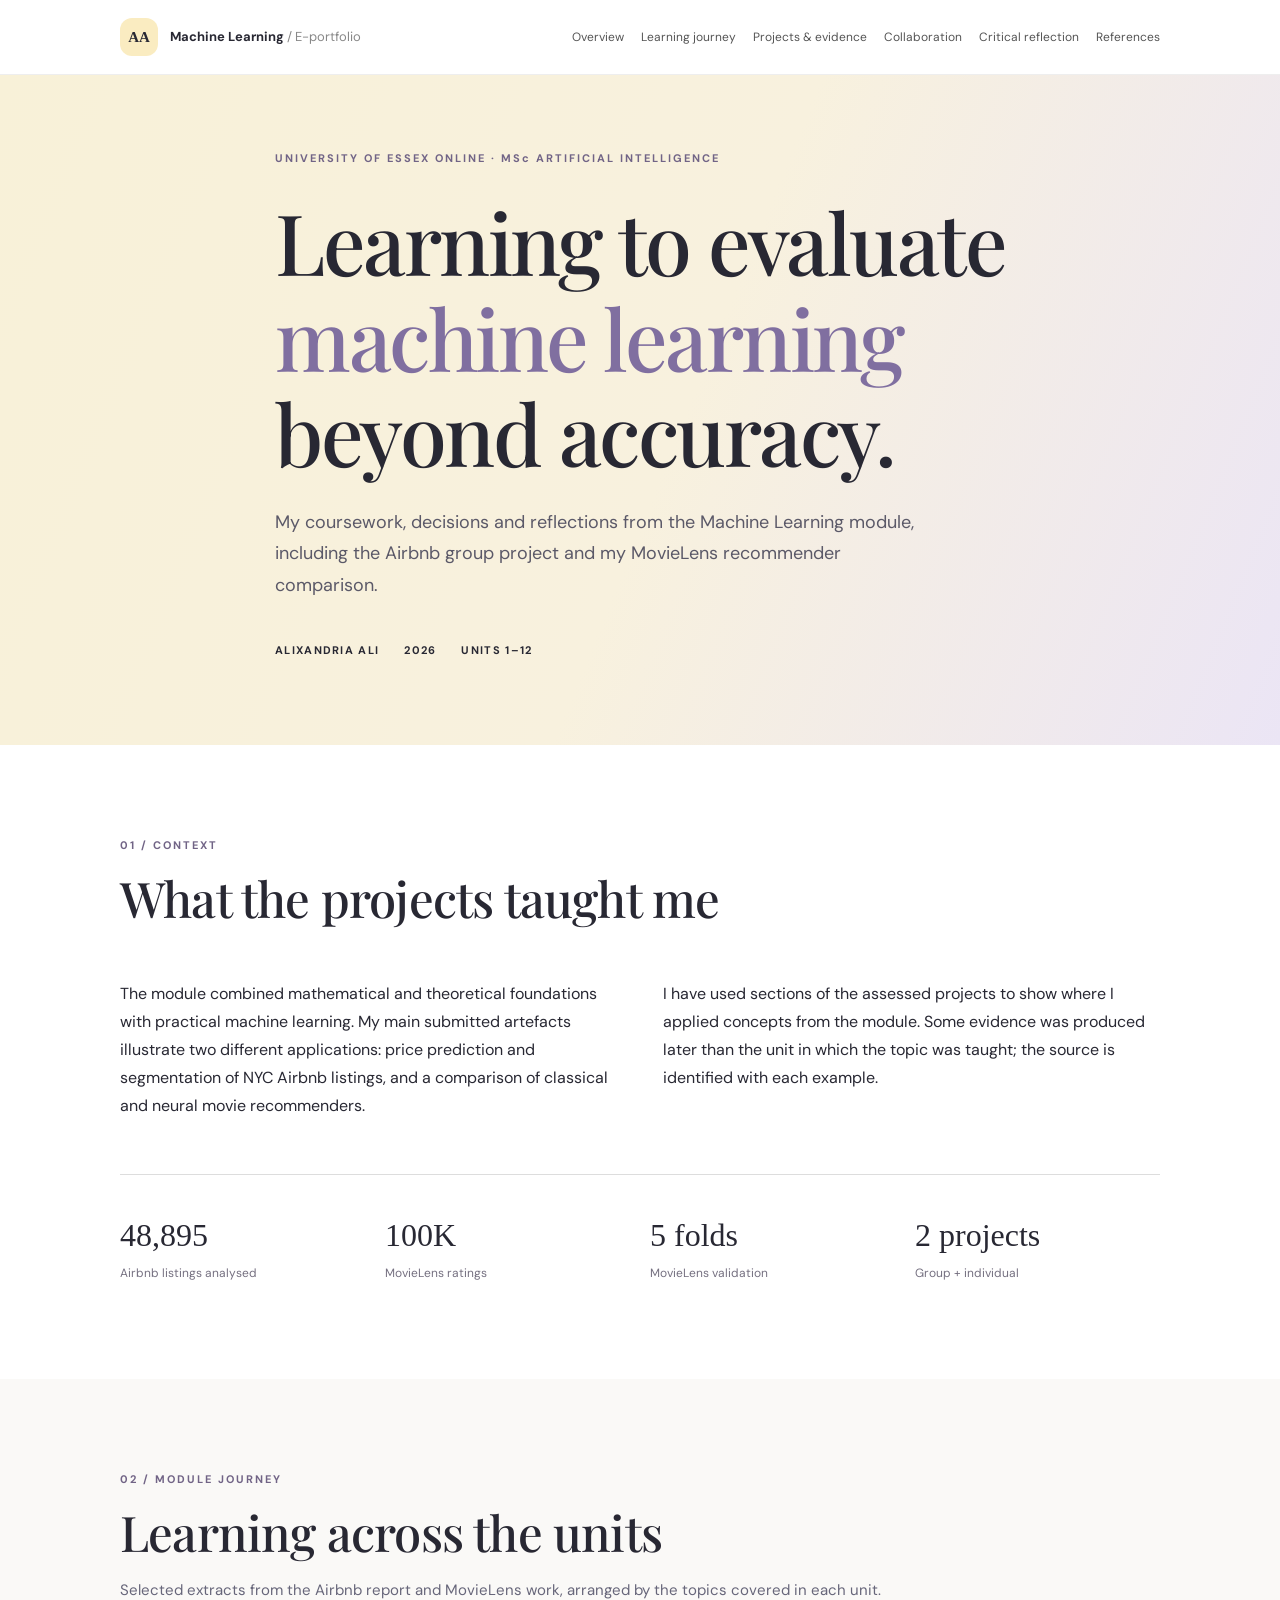
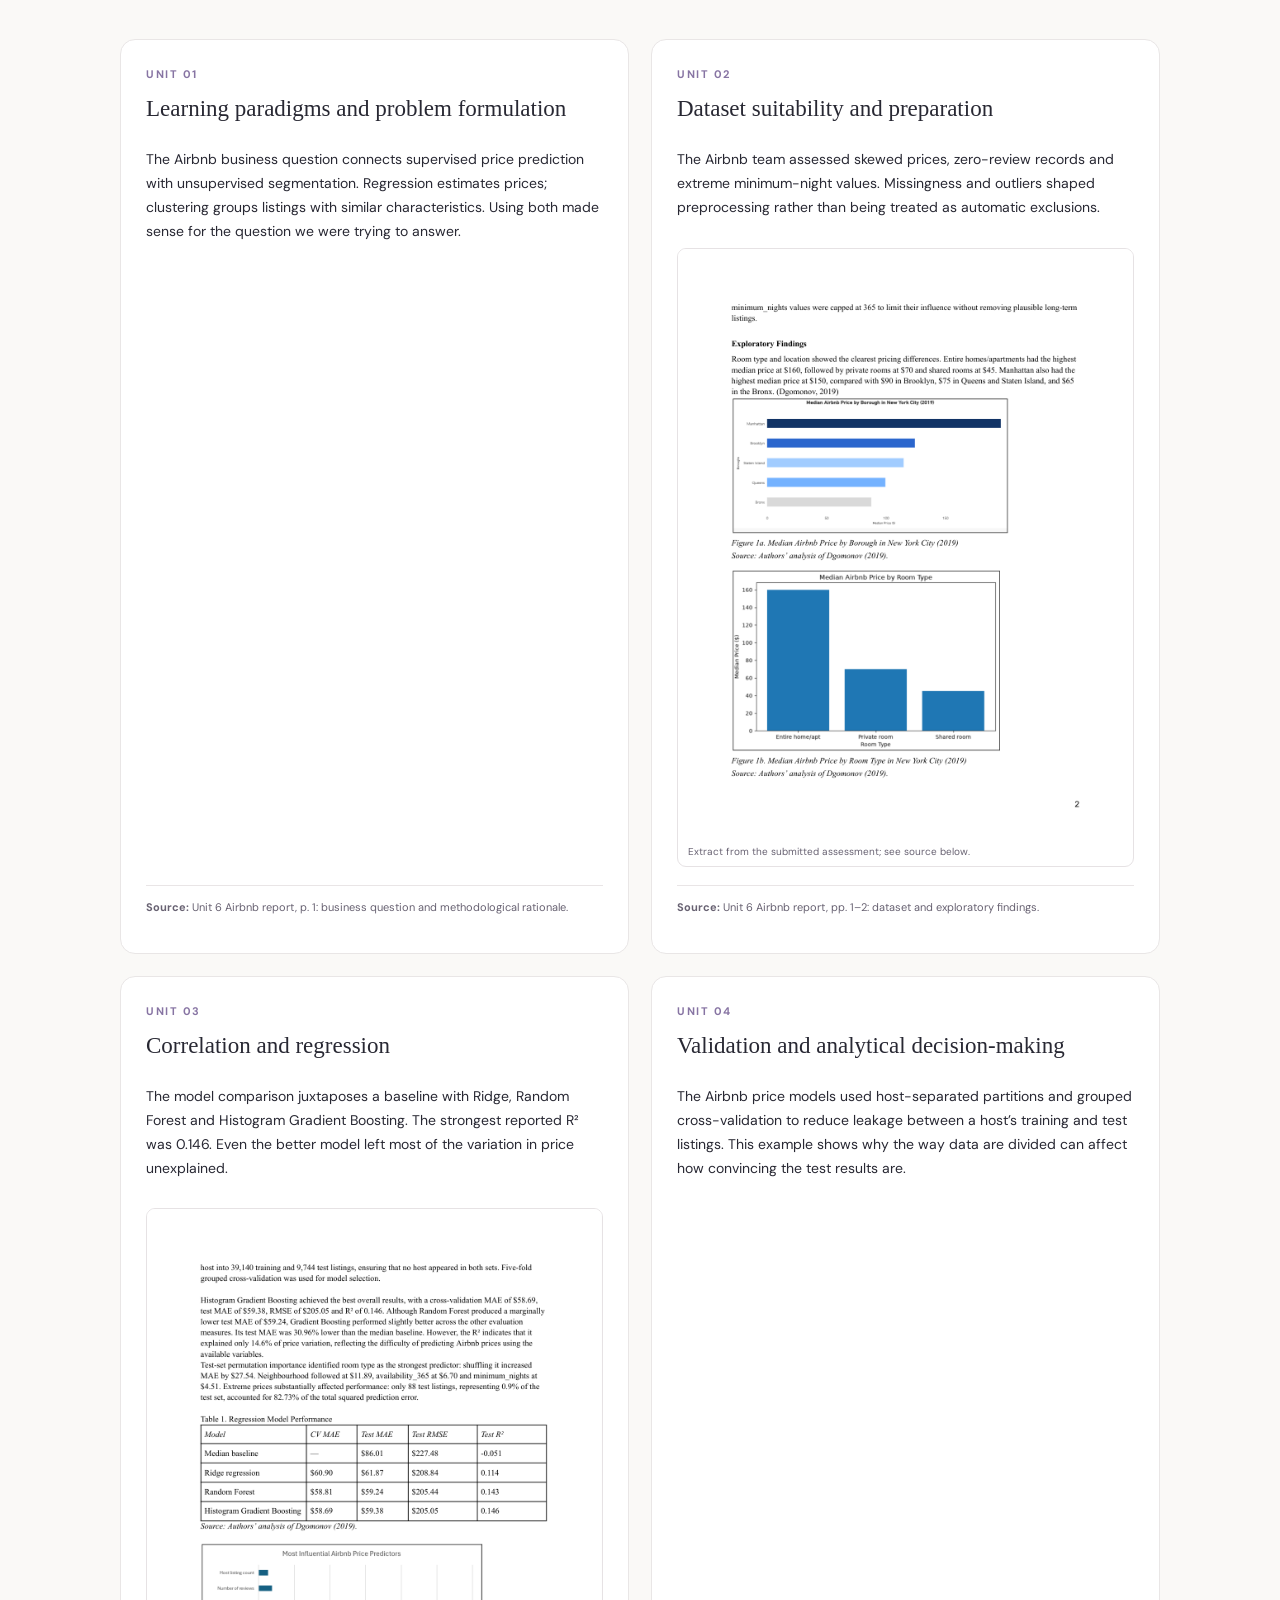
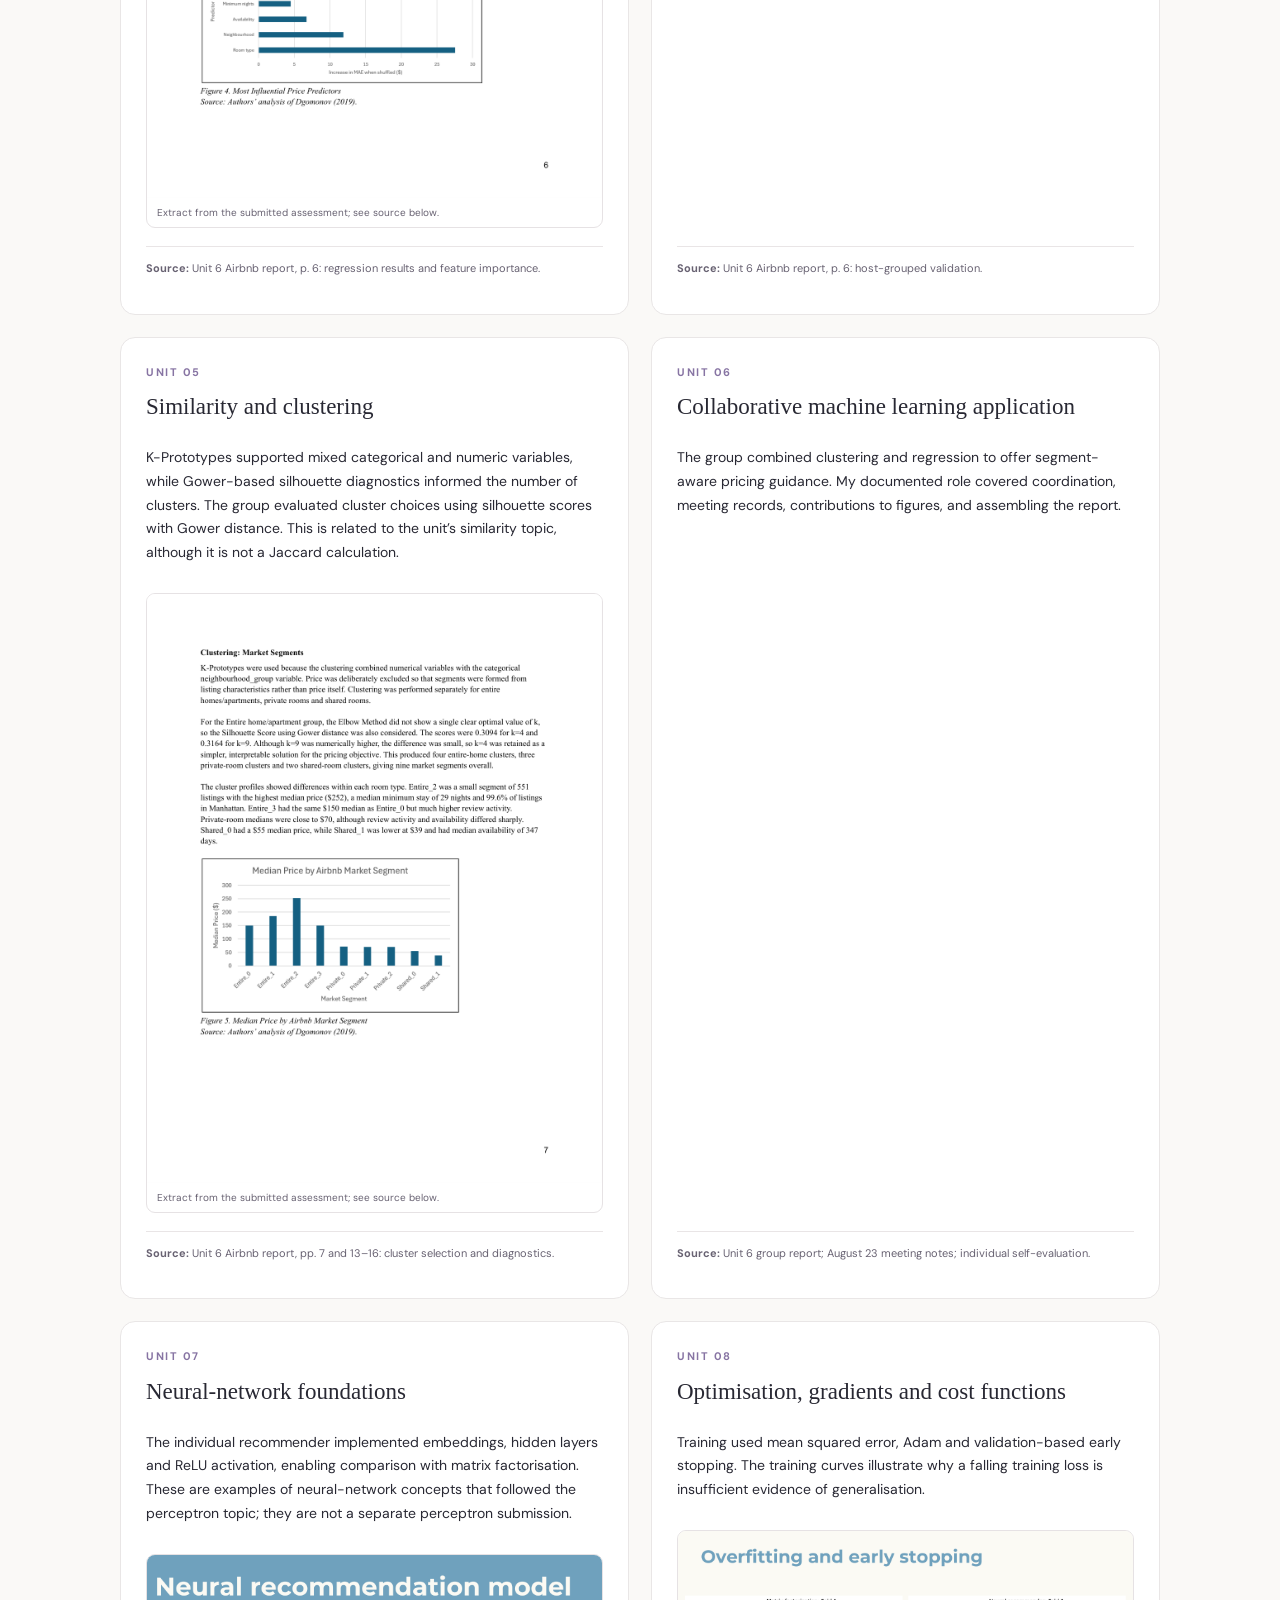
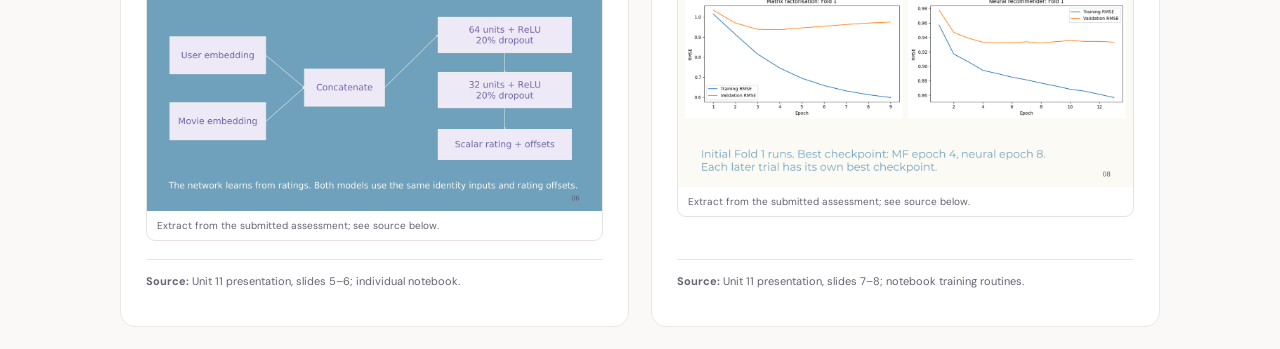
<file: index.html>
<!DOCTYPE html>
<html lang="en">
<head>
  <meta charset="UTF-8">
  <meta name="viewport" content="width=device-width, initial-scale=1">
  <meta http-equiv="refresh" content="0; url=ml-eportfolio/">
  <title>Machine Learning E-Portfolio</title>
</head>
<body>
  <p>
    <a href="ml-eportfolio/">Open my Machine Learning E-Portfolio</a>
  </p>
</body>
</html>
</file>
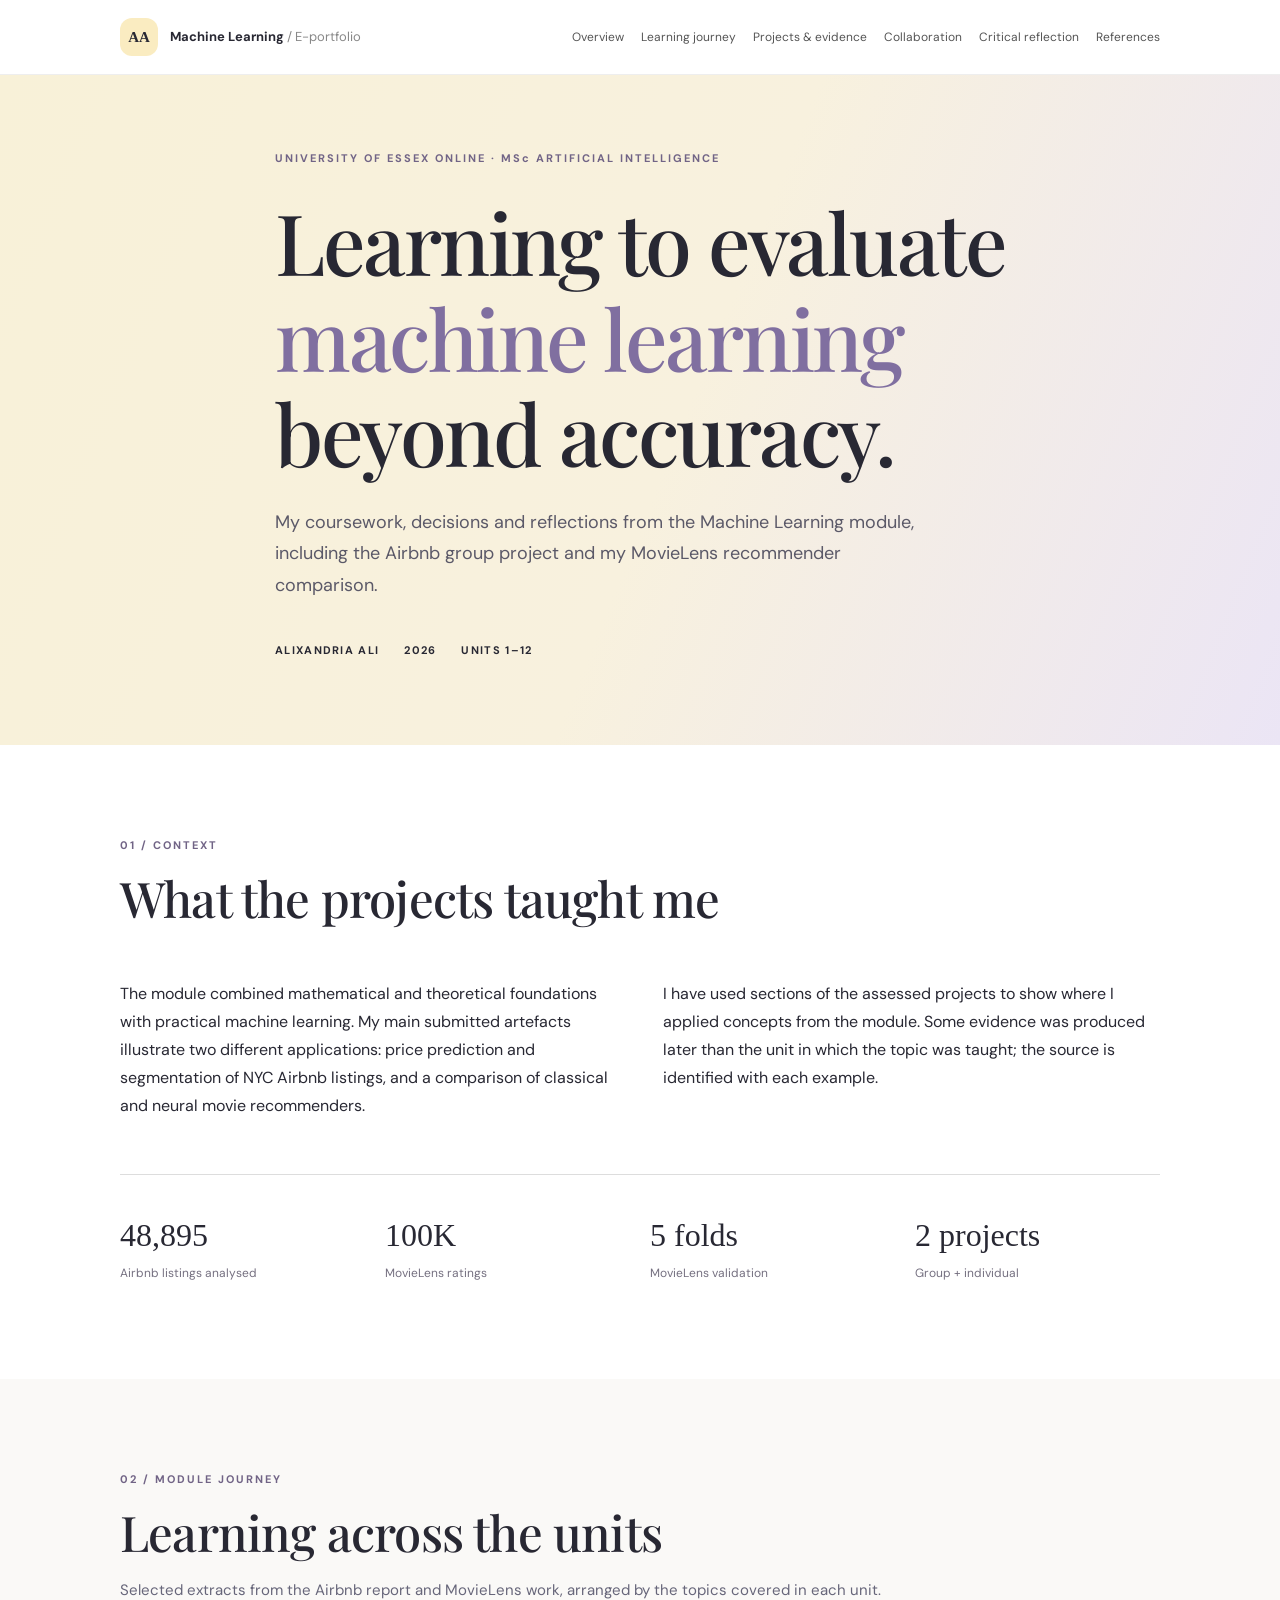
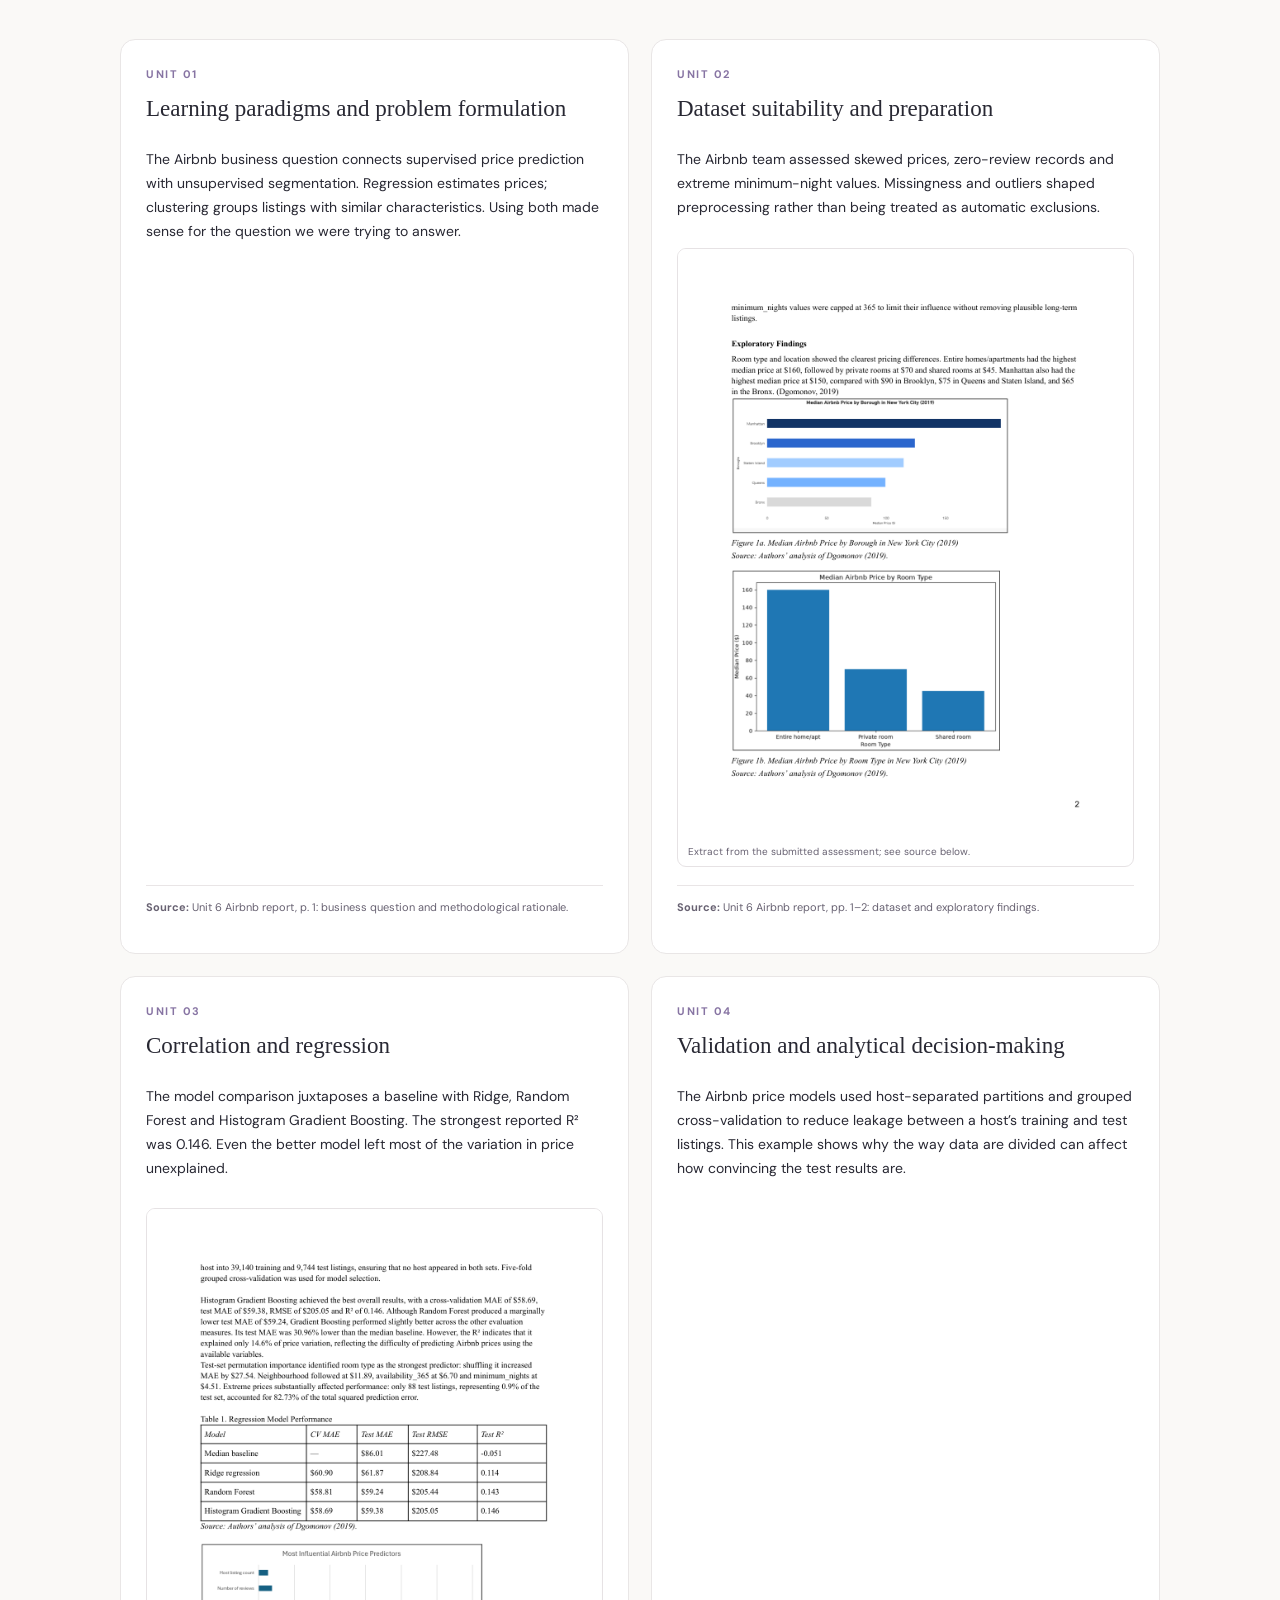
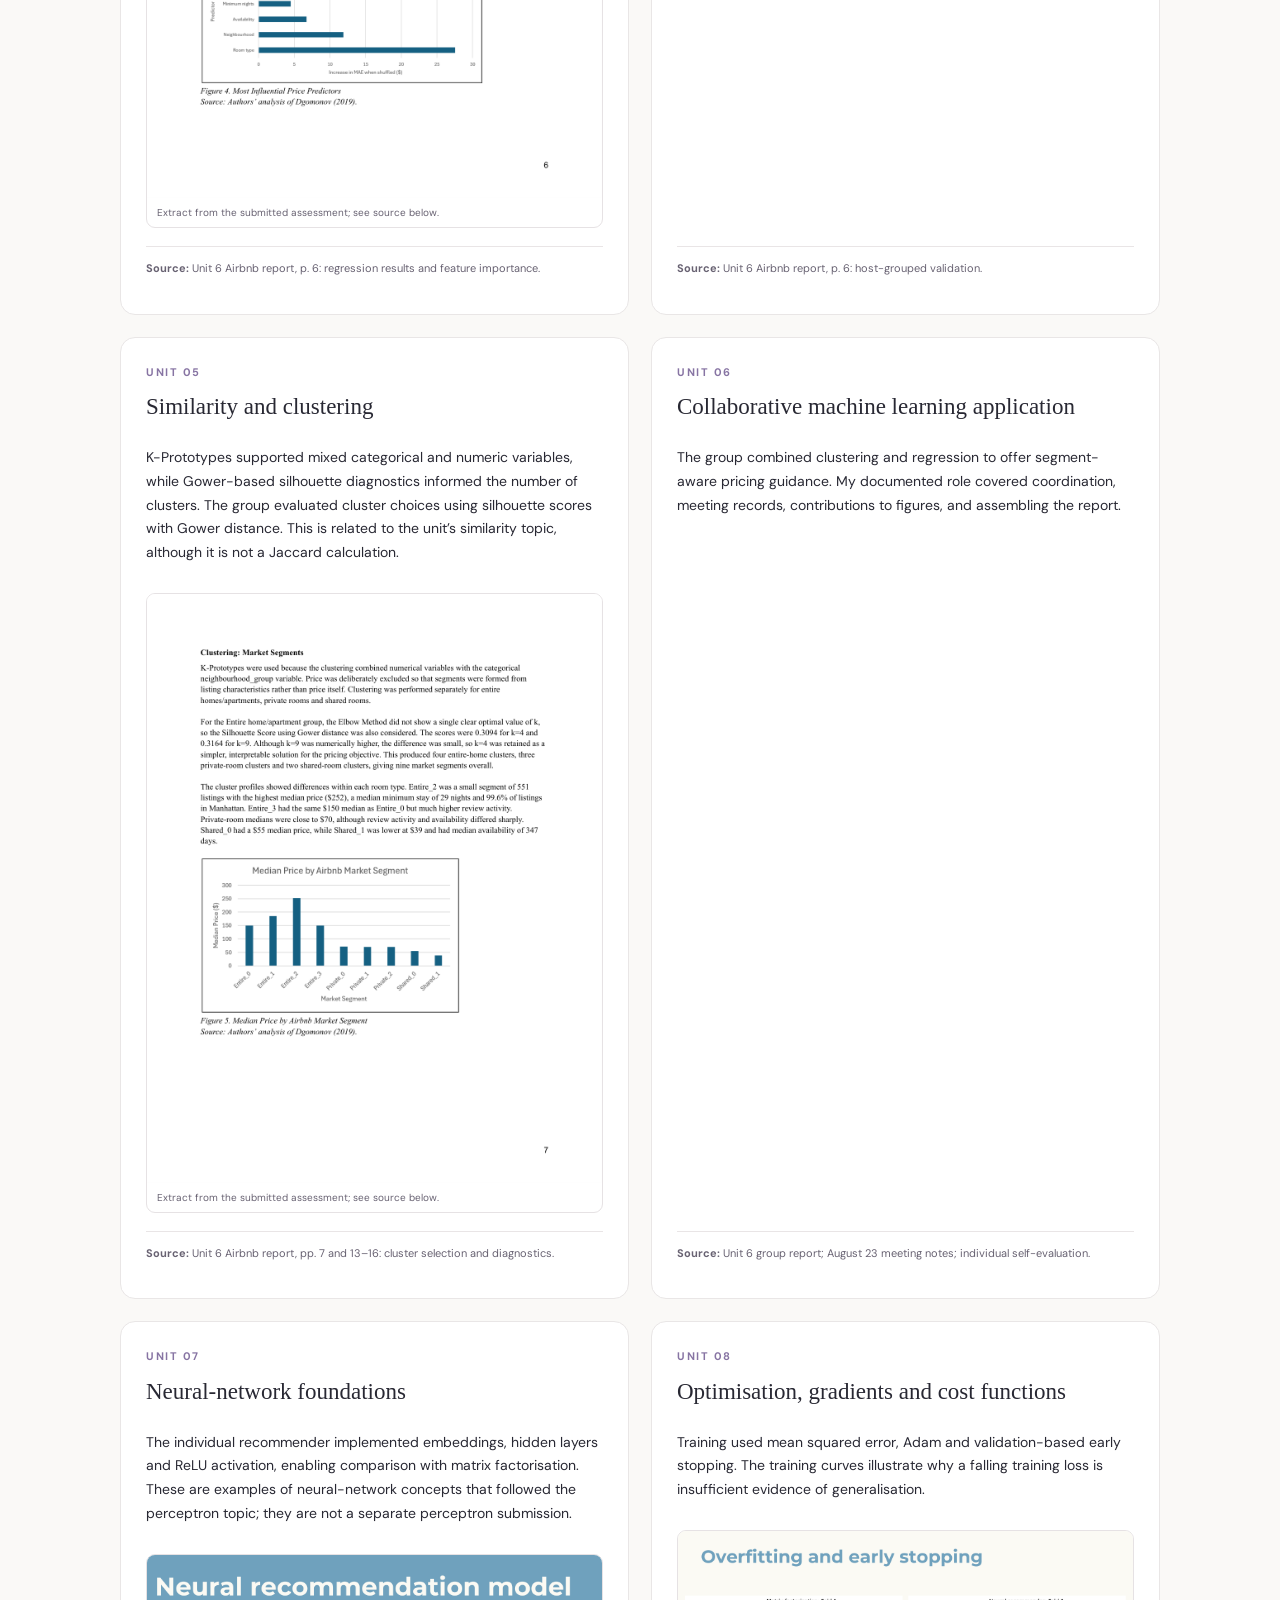
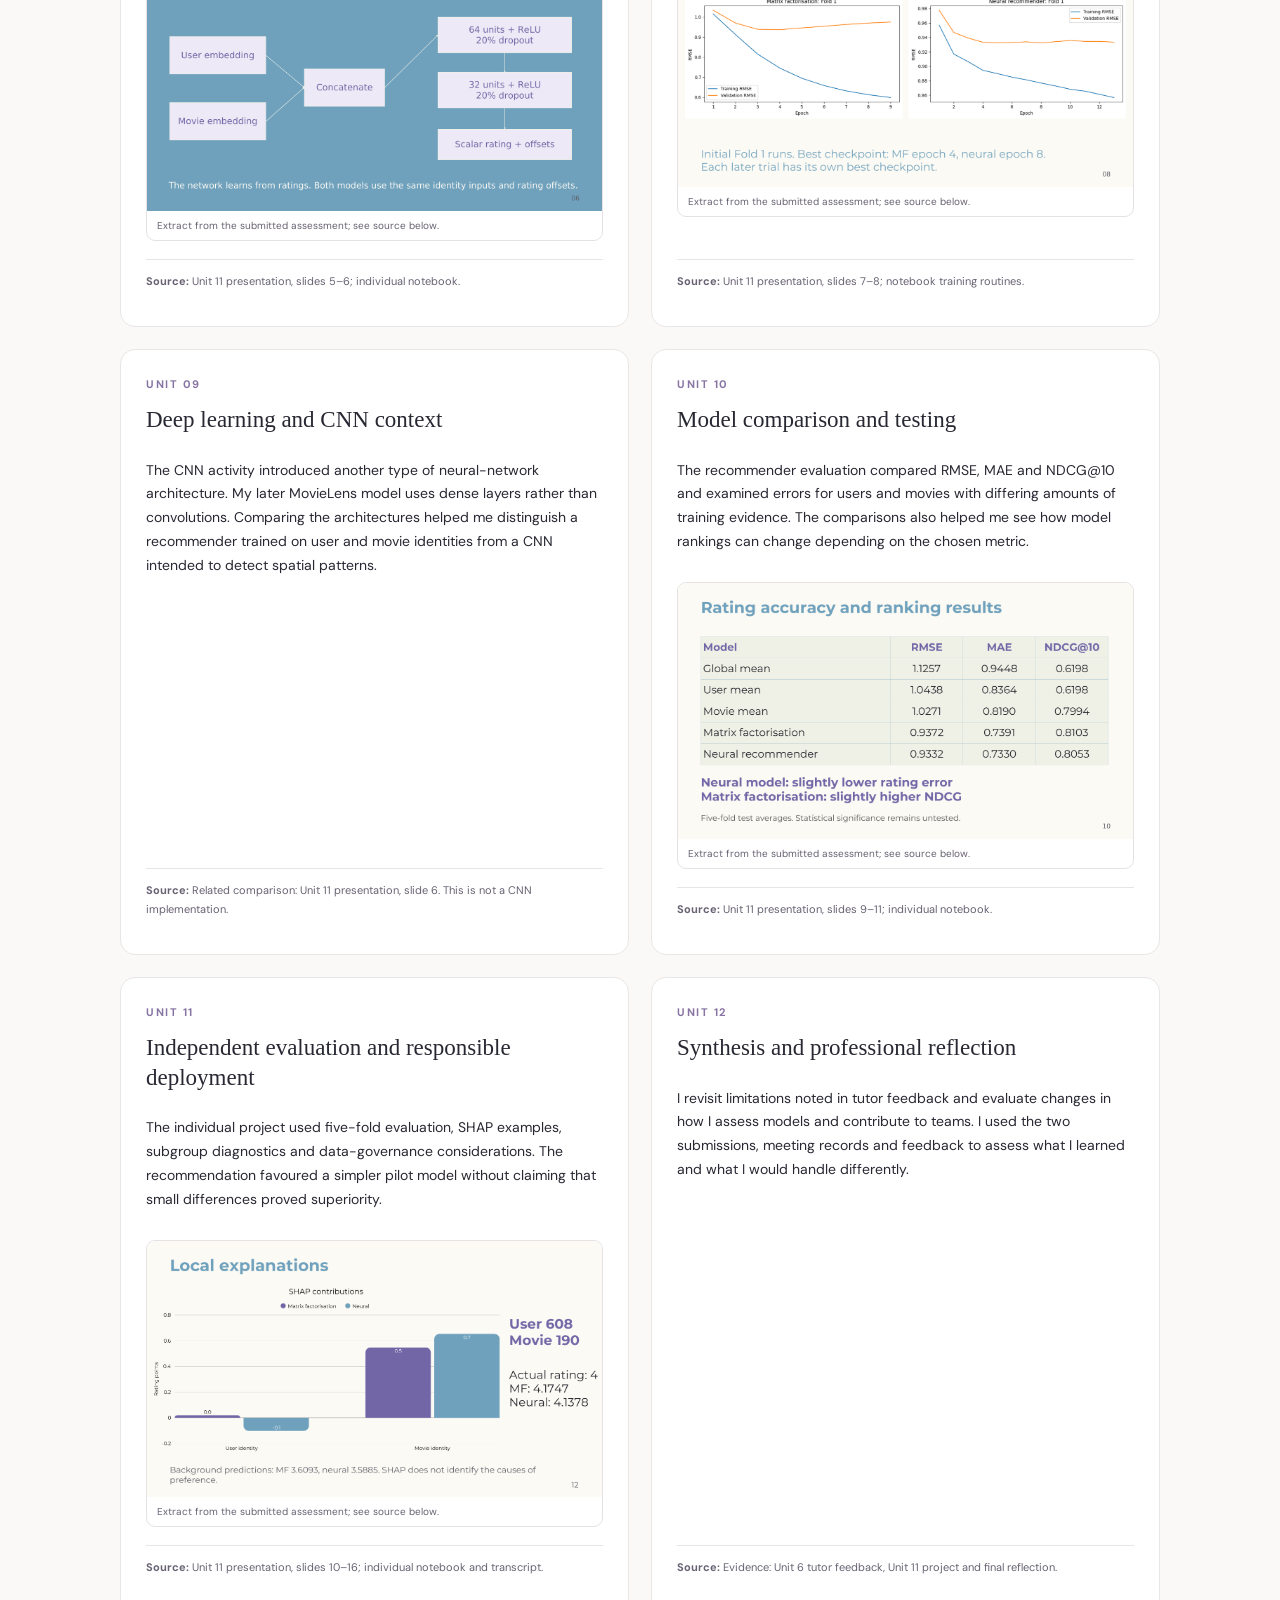
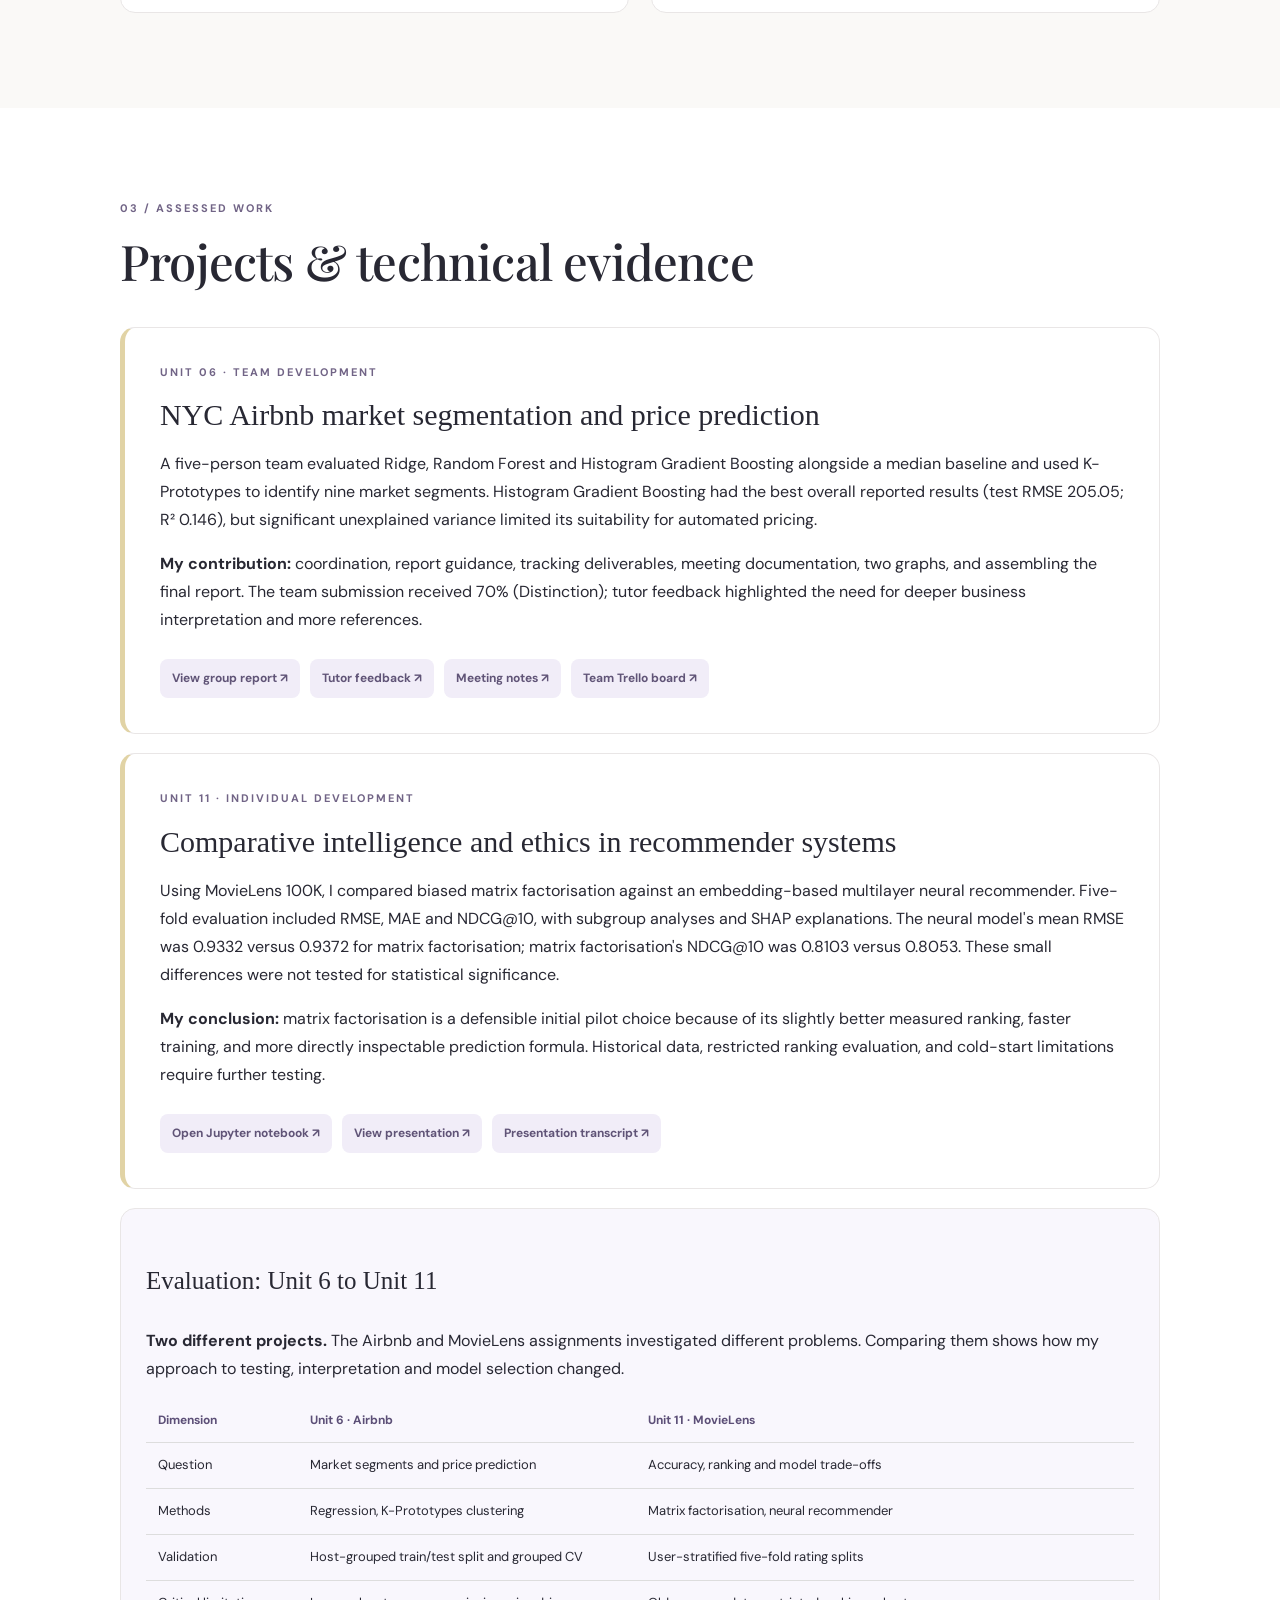
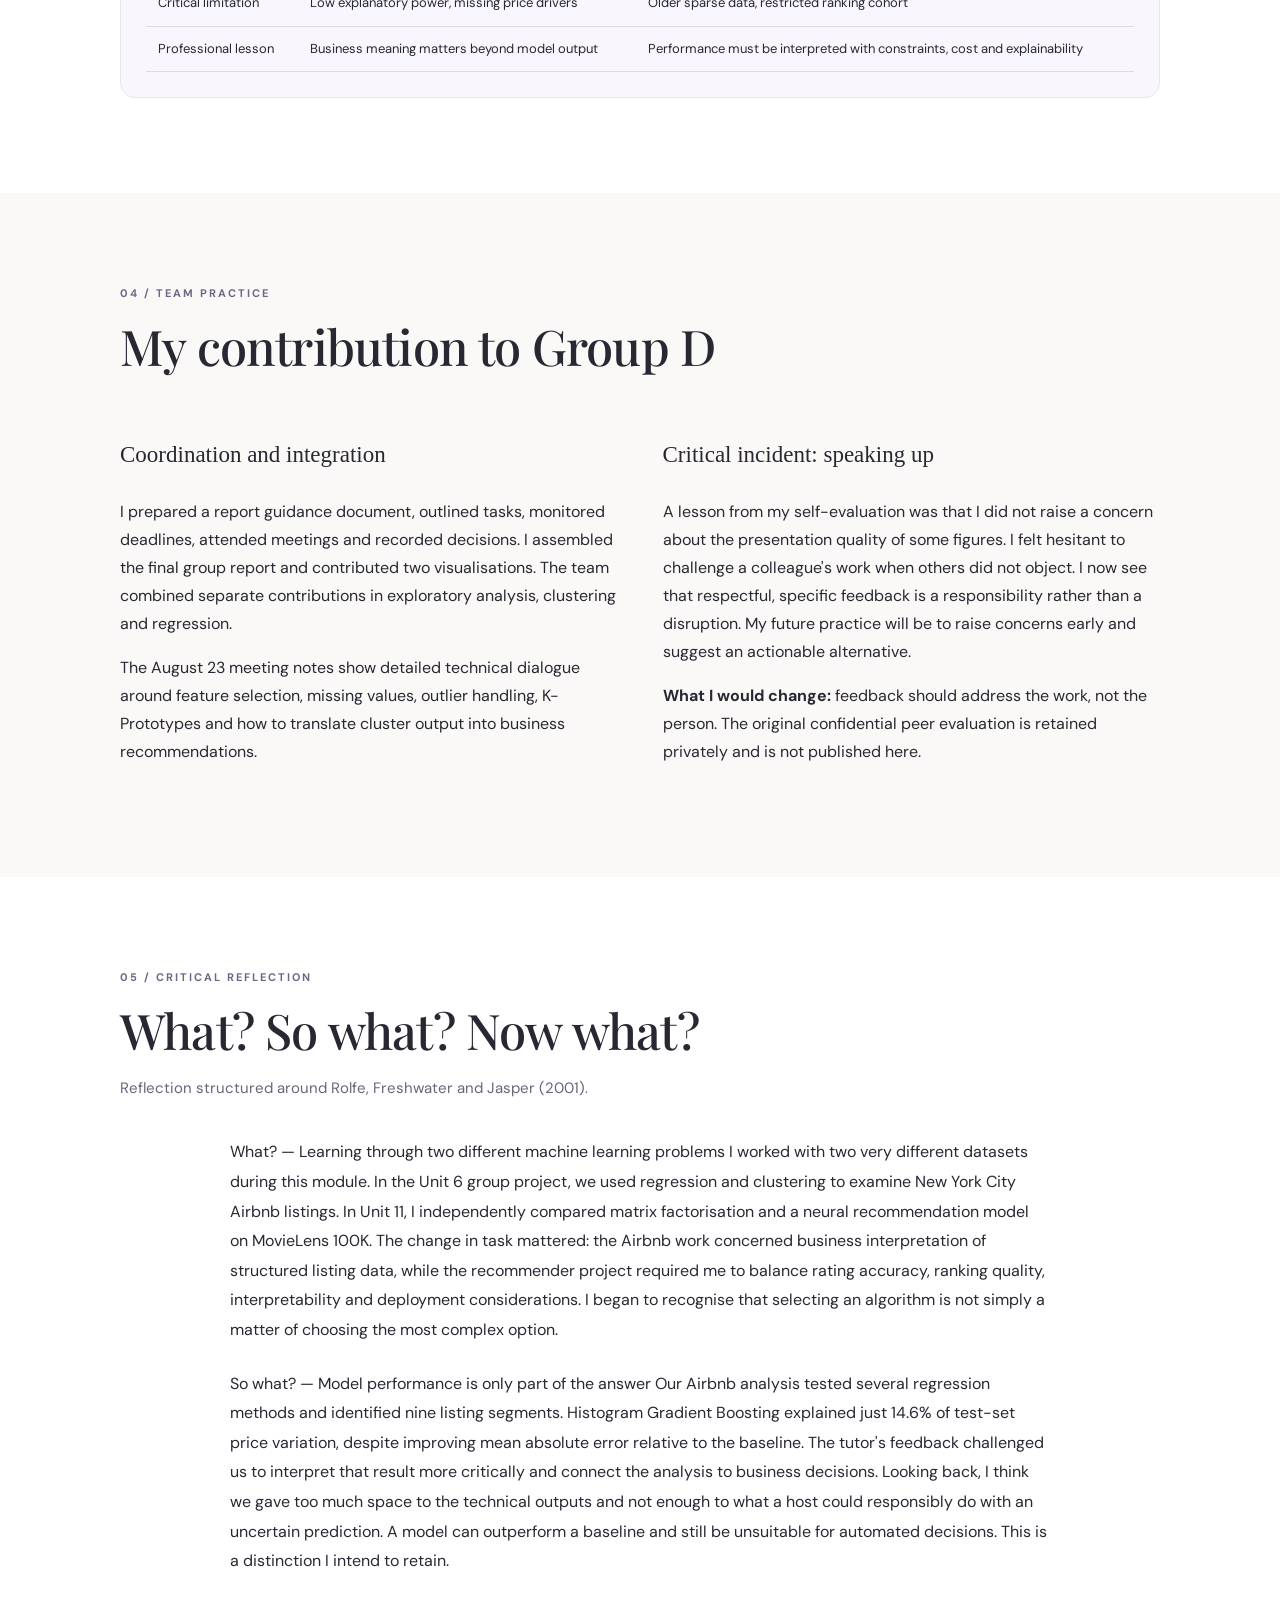
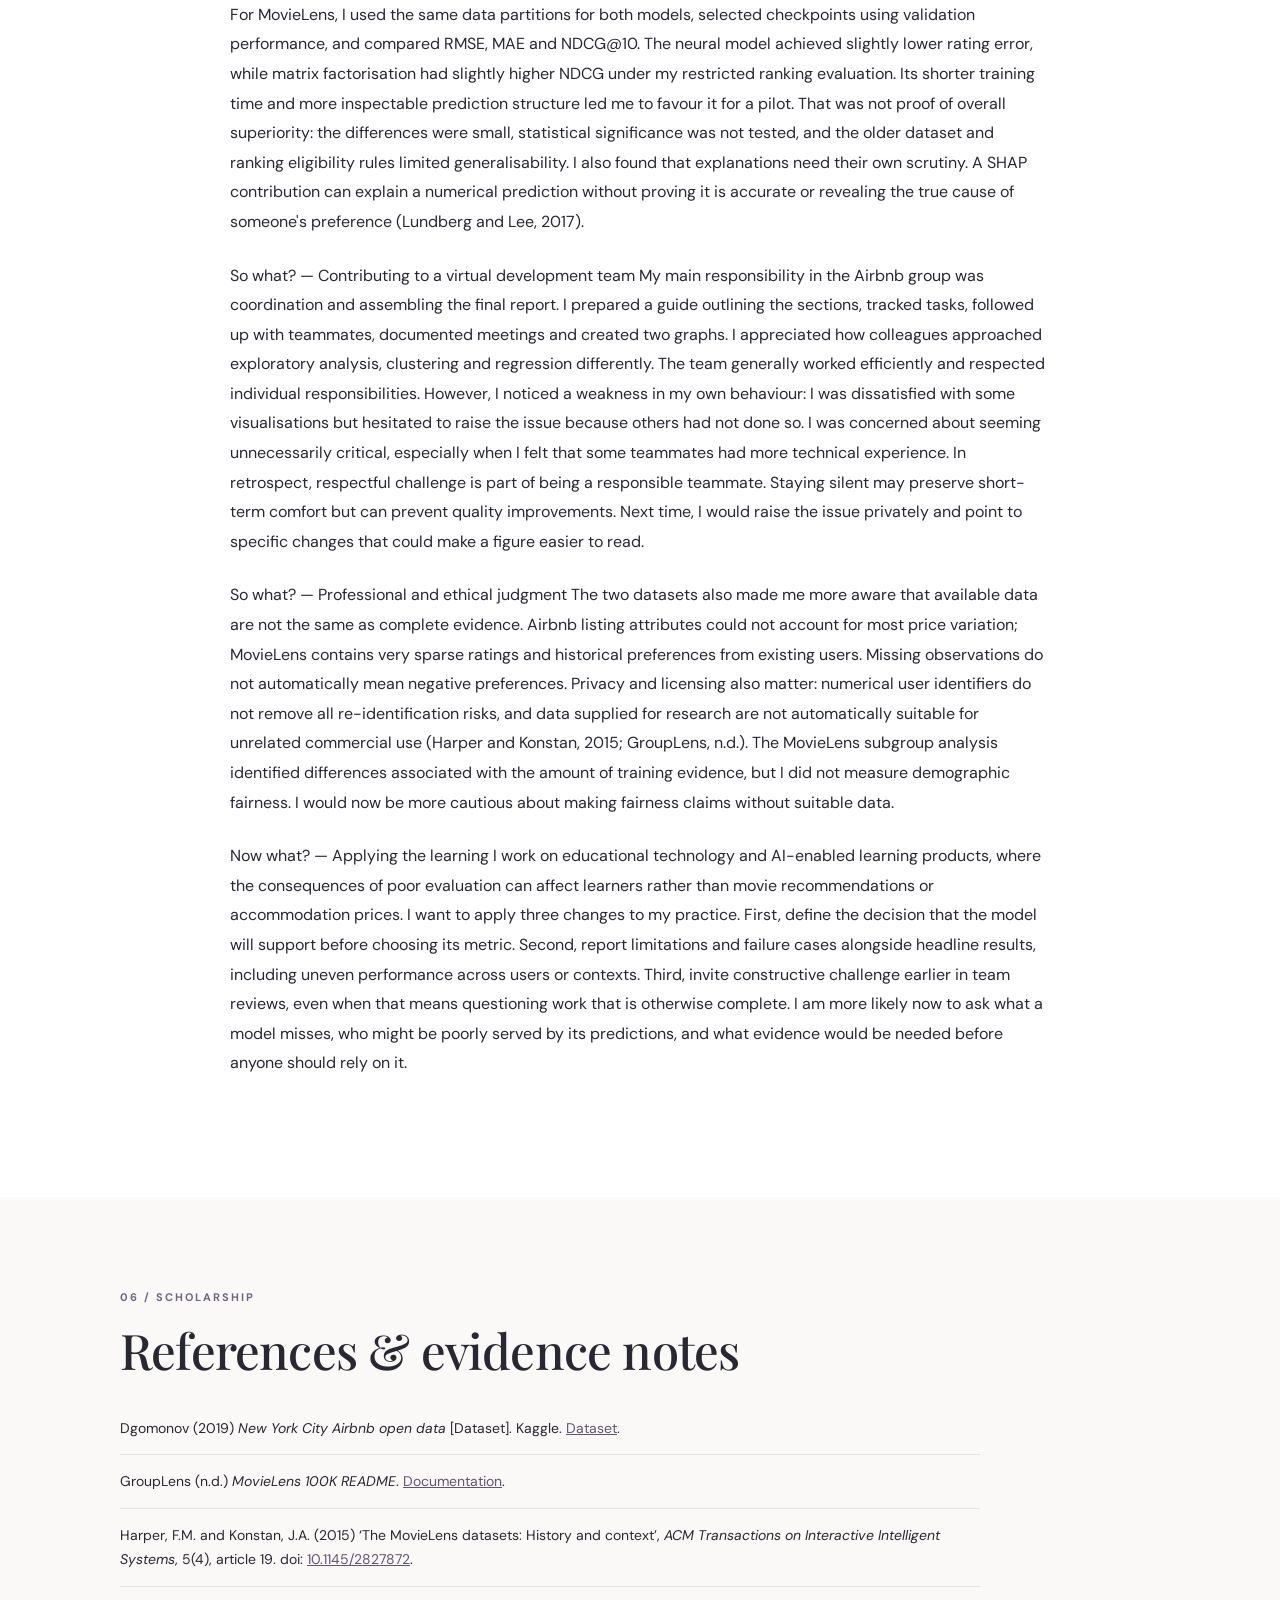
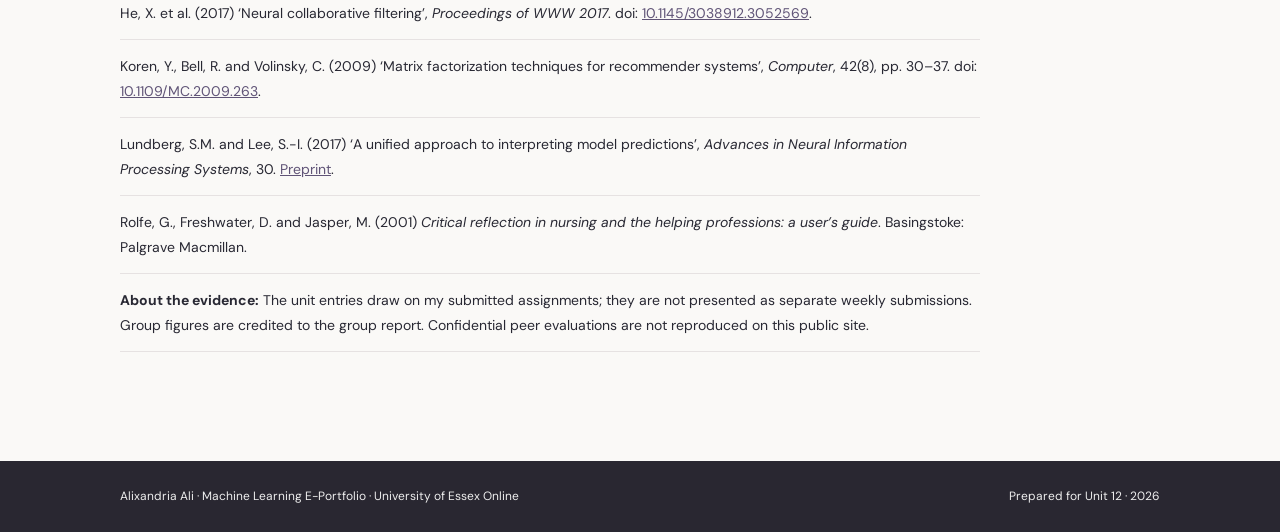
<file: ml-eportfolio/index.html>
<!DOCTYPE html>
<html lang="en"><head><meta charset="utf-8"/><meta content="width=device-width,initial-scale=1" name="viewport"/><title>Machine Learning | Learning E-Portfolio — Alixandria Ali</title><meta content="Machine Learning module learning journey and evidence portfolio" name="description"/><link href="assets/style.css" rel="stylesheet"/></head><body><a class="skip" href="#main">Skip to content</a><header><div class="container header-row"><div class="brand"><span class="brandmark">AA</span> <span>Machine Learning <em> / E-portfolio</em></span></div><nav aria-label="Main navigation"><a href="#overview">Overview</a><a href="#journey">Learning journey</a><a href="#projects">Projects &amp; evidence</a><a href="#collaboration">Collaboration</a><a href="#reflection">Critical reflection</a><a href="#references">References</a></nav></div></header><main id="main"><section class="hero" id="overview"><div class="container hero-content"><div class="eyebrow">UNIVERSITY OF ESSEX ONLINE · MSc ARTIFICIAL INTELLIGENCE</div><h1>Learning to evaluate<br/><span>machine learning</span><br/>beyond accuracy.</h1><p class="intro">My coursework, decisions and reflections from the Machine Learning module, including the Airbnb group project and my MovieLens recommender comparison.</p><div class="meta"><span>ALIXANDRIA ALI</span><span>2026</span><span>UNITS 1–12</span></div></div></section><section class="container section"><div class="heading"><span class="overline">01 / CONTEXT</span><h2>What the projects taught me</h2></div><div class="columns"><p>The module combined mathematical and theoretical foundations with practical machine learning. My main submitted artefacts illustrate two different applications: price prediction and segmentation of NYC Airbnb listings, and a comparison of classical and neural movie recommenders.</p><p>I have used sections of the assessed projects to show where I applied concepts from the module. Some evidence was produced later than the unit in which the topic was taught; the source is identified with each example.</p></div><div class="statrow"><div><strong>48,895</strong><span>Airbnb listings analysed</span></div><div><strong>100K</strong><span>MovieLens ratings</span></div><div><strong>5 folds</strong><span>MovieLens validation</span></div><div><strong>2 projects</strong><span>Group + individual</span></div></div></section><section class="section pale" id="journey"><div class="container"><div class="heading"><span class="overline">02 / MODULE JOURNEY</span><h2>Learning across the units</h2><p class="sub">Selected extracts from the Airbnb report and MovieLens work, arranged by the topics covered in each unit.</p></div><div class="unit-grid"><article class="unit" id="unit-01"><div class="unitnum">UNIT 01</div><h3>Learning paradigms and problem formulation</h3><p>The Airbnb business question connects supervised price prediction with unsupervised segmentation. Regression estimates prices; clustering groups listings with similar characteristics. Using both made sense for the question we were trying to answer.</p><p class="evidence-source"><strong>Source:</strong> Unit 6 Airbnb report, p. 1: business question and methodological rationale.</p></article><article class="unit" id="unit-02"><div class="unitnum">UNIT 02</div><h3>Dataset suitability and preparation</h3><p>The Airbnb team assessed skewed prices, zero-review records and extreme minimum-night values. Missingness and outliers shaped preprocessing rather than being treated as automatic exclusions.</p><figure class="evidence-visual"><img alt="Original submitted coursework excerpt for Unit 2: Dataset suitability and preparation" loading="lazy" src="assets/figures/airbnb-p2.png"/><figcaption>Extract from the submitted assessment; see source below.</figcaption></figure><p class="evidence-source"><strong>Source:</strong> Unit 6 Airbnb report, pp. 1–2: dataset and exploratory findings.</p></article><article class="unit" id="unit-03"><div class="unitnum">UNIT 03</div><h3>Correlation and regression</h3><p>The model comparison juxtaposes a baseline with Ridge, Random Forest and Histogram Gradient Boosting. The strongest reported R² was 0.146. Even the better model left most of the variation in price unexplained.</p><figure class="evidence-visual"><img alt="Original submitted coursework excerpt for Unit 3: Correlation and regression" loading="lazy" src="assets/figures/airbnb-p6.png"/><figcaption>Extract from the submitted assessment; see source below.</figcaption></figure><p class="evidence-source"><strong>Source:</strong> Unit 6 Airbnb report, p. 6: regression results and feature importance.</p></article><article class="unit" id="unit-04"><div class="unitnum">UNIT 04</div><h3>Validation and analytical decision-making</h3><p>The Airbnb price models used host-separated partitions and grouped cross-validation to reduce leakage between a host’s training and test listings. This example shows why the way data are divided can affect how convincing the test results are.</p><p class="evidence-source"><strong>Source:</strong> Unit 6 Airbnb report, p. 6: host-grouped validation.</p></article><article class="unit" id="unit-05"><div class="unitnum">UNIT 05</div><h3>Similarity and clustering</h3><p>K-Prototypes supported mixed categorical and numeric variables, while Gower-based silhouette diagnostics informed the number of clusters. The group evaluated cluster choices using silhouette scores with Gower distance. This is related to the unit’s similarity topic, although it is not a Jaccard calculation.</p><figure class="evidence-visual"><img alt="Original submitted coursework excerpt for Unit 5: Similarity and clustering" loading="lazy" src="assets/figures/airbnb-p7.png"/><figcaption>Extract from the submitted assessment; see source below.</figcaption></figure><p class="evidence-source"><strong>Source:</strong> Unit 6 Airbnb report, pp. 7 and 13–16: cluster selection and diagnostics.</p></article><article class="unit" id="unit-06"><div class="unitnum">UNIT 06</div><h3>Collaborative machine learning application</h3><p>The group combined clustering and regression to offer segment-aware pricing guidance. My documented role covered coordination, meeting records, contributions to figures, and assembling the report.</p><p class="evidence-source"><strong>Source:</strong> Unit 6 group report; August 23 meeting notes; individual self-evaluation.</p></article><article class="unit" id="unit-07"><div class="unitnum">UNIT 07</div><h3>Neural-network foundations</h3><p>The individual recommender implemented embeddings, hidden layers and ReLU activation, enabling comparison with matrix factorisation. These are examples of neural-network concepts that followed the perceptron topic; they are not a separate perceptron submission.</p><figure class="evidence-visual"><img alt="Original submitted coursework excerpt for Unit 7: Neural-network foundations" loading="lazy" src="assets/figures/movie-p6.png"/><figcaption>Extract from the submitted assessment; see source below.</figcaption></figure><p class="evidence-source"><strong>Source:</strong> Unit 11 presentation, slides 5–6; individual notebook.</p></article><article class="unit" id="unit-08"><div class="unitnum">UNIT 08</div><h3>Optimisation, gradients and cost functions</h3><p>Training used mean squared error, Adam and validation-based early stopping. The training curves illustrate why a falling training loss is insufficient evidence of generalisation.</p><figure class="evidence-visual"><img alt="Original submitted coursework excerpt for Unit 8: Optimisation, gradients and cost functions" loading="lazy" src="assets/figures/movie-p8.png"/><figcaption>Extract from the submitted assessment; see source below.</figcaption></figure><p class="evidence-source"><strong>Source:</strong> Unit 11 presentation, slides 7–8; notebook training routines.</p></article><article class="unit" id="unit-09"><div class="unitnum">UNIT 09</div><h3>Deep learning and CNN context</h3><p>The CNN activity introduced another type of neural-network architecture. My later MovieLens model uses dense layers rather than convolutions. Comparing the architectures helped me distinguish a recommender trained on user and movie identities from a CNN intended to detect spatial patterns.</p><p class="evidence-source"><strong>Source:</strong> Related comparison: Unit 11 presentation, slide 6. This is not a CNN implementation.</p></article><article class="unit" id="unit-10"><div class="unitnum">UNIT 10</div><h3>Model comparison and testing</h3><p>The recommender evaluation compared RMSE, MAE and NDCG@10 and examined errors for users and movies with differing amounts of training evidence. The comparisons also helped me see how model rankings can change depending on the chosen metric.</p><figure class="evidence-visual"><img alt="Original submitted coursework excerpt for Unit 10: Model comparison and testing" loading="lazy" src="assets/figures/movie-p10.png"/><figcaption>Extract from the submitted assessment; see source below.</figcaption></figure><p class="evidence-source"><strong>Source:</strong> Unit 11 presentation, slides 9–11; individual notebook.</p></article><article class="unit" id="unit-11"><div class="unitnum">UNIT 11</div><h3>Independent evaluation and responsible deployment</h3><p>The individual project used five-fold evaluation, SHAP examples, subgroup diagnostics and data-governance considerations. The recommendation favoured a simpler pilot model without claiming that small differences proved superiority.</p><figure class="evidence-visual"><img alt="Original submitted coursework excerpt for Unit 11: Independent evaluation and responsible deployment" loading="lazy" src="assets/figures/movie-p12.png"/><figcaption>Extract from the submitted assessment; see source below.</figcaption></figure><p class="evidence-source"><strong>Source:</strong> Unit 11 presentation, slides 10–16; individual notebook and transcript.</p></article><article class="unit" id="unit-12"><div class="unitnum">UNIT 12</div><h3>Synthesis and professional reflection</h3><p>I revisit limitations noted in tutor feedback and evaluate changes in how I assess models and contribute to teams. I used the two submissions, meeting records and feedback to assess what I learned and what I would handle differently.</p><p class="evidence-source"><strong>Source:</strong> Evidence: Unit 6 tutor feedback, Unit 11 project and final reflection.</p></article></div></div></section><section class="container section" id="projects"><div class="heading"><span class="overline">03 / ASSESSED WORK</span><h2>Projects &amp; technical evidence</h2></div><div class="project"><div class="project-label">UNIT 06 · TEAM DEVELOPMENT</div><h3>NYC Airbnb market segmentation and price prediction</h3><p>A five-person team evaluated Ridge, Random Forest and Histogram Gradient Boosting alongside a median baseline and used K-Prototypes to identify nine market segments. Histogram Gradient Boosting had the best overall reported results (test RMSE 205.05; R² 0.146), but significant unexplained variance limited its suitability for automated pricing.</p><p><strong>My contribution:</strong> coordination, report guidance, tracking deliverables, meeting documentation, two graphs, and assembling the final report. The team submission received 70% (Distinction); tutor feedback highlighted the need for deeper business interpretation and more references.</p><div class="files"><a href="evidence/airbnb-group-report.pdf">View group report ↗</a><a href="evidence/unit6-tutor-feedback.pdf">Tutor feedback ↗</a><a href="evidence/meeting-notes-aug23.docx">Meeting notes ↗</a><a href="https://trello.com/b/458XlbLS/team-project-nyc-airbb" rel="noopener noreferrer" target="_blank">Team Trello board ↗</a></div></div><div class="project"><div class="project-label">UNIT 11 · INDIVIDUAL DEVELOPMENT</div><h3>Comparative intelligence and ethics in recommender systems</h3><p>Using MovieLens 100K, I compared biased matrix factorisation against an embedding-based multilayer neural recommender. Five-fold evaluation included RMSE, MAE and NDCG@10, with subgroup analyses and SHAP explanations. The neural model's mean RMSE was 0.9332 versus 0.9372 for matrix factorisation; matrix factorisation's NDCG@10 was 0.8103 versus 0.8053. These small differences were not tested for statistical significance.</p><p><strong>My conclusion:</strong> matrix factorisation is a defensible initial pilot choice because of its slightly better measured ranking, faster training, and more directly inspectable prediction formula. Historical data, restricted ranking evaluation, and cold-start limitations require further testing.</p><div class="files"><a href="evidence/movielens-notebook.ipynb">Open Jupyter notebook ↗</a><a href="evidence/movielens-presentation.pdf">View presentation ↗</a><a href="evidence/movielens-transcript.docx">Presentation transcript ↗</a></div></div><div class="comparison"><h3>Evaluation: Unit 6 to Unit 11</h3><p><strong>Two different projects.</strong> The Airbnb and MovieLens assignments investigated different problems. Comparing them shows how my approach to testing, interpretation and model selection changed.</p><div class="table-scroll"><table><thead><tr><th>Dimension</th><th>Unit 6 · Airbnb</th><th>Unit 11 · MovieLens</th></tr></thead><tbody><tr><td>Question</td><td>Market segments and price prediction</td><td>Accuracy, ranking and model trade-offs</td></tr><tr><td>Methods</td><td>Regression, K-Prototypes clustering</td><td>Matrix factorisation, neural recommender</td></tr><tr><td>Validation</td><td>Host-grouped train/test split and grouped CV</td><td>User-stratified five-fold rating splits</td></tr><tr><td>Critical limitation</td><td>Low explanatory power, missing price drivers</td><td>Older sparse data, restricted ranking cohort</td></tr><tr><td>Professional lesson</td><td>Business meaning matters beyond model output</td><td>Performance must be interpreted with constraints, cost and explainability</td></tr></tbody></table></div></div></section><section class="section pale" id="collaboration"><div class="container"><div class="heading"><span class="overline">04 / TEAM PRACTICE</span><h2>My contribution to Group D</h2></div><div class="columns"><div><h3>Coordination and integration</h3><p>I prepared a report guidance document, outlined tasks, monitored deadlines, attended meetings and recorded decisions. I assembled the final group report and contributed two visualisations. The team combined separate contributions in exploratory analysis, clustering and regression.</p><p>The August 23 meeting notes show detailed technical dialogue around feature selection, missing values, outlier handling, K-Prototypes and how to translate cluster output into business recommendations.</p></div><div><h3>Critical incident: speaking up</h3><p>A lesson from my self-evaluation was that I did not raise a concern about the presentation quality of some figures. I felt hesitant to challenge a colleague's work when others did not object. I now see that respectful, specific feedback is a responsibility rather than a disruption. My future practice will be to raise concerns early and suggest an actionable alternative.</p><p><strong>What I would change:</strong> feedback should address the work, not the person. The original confidential peer evaluation is retained privately and is not published here.</p></div></div></div></section><section class="container section" id="reflection"><div class="heading"><span class="overline">05 / CRITICAL REFLECTION</span><h2>What? So what? Now what?</h2><p class="sub">Reflection structured around Rolfe, Freshwater and Jasper (2001).</p></div><article class="reflection"><p>What? — Learning through two different machine learning problems
I worked with two very different datasets during this module. In the Unit 6 group project, we used regression and clustering to examine New York City Airbnb listings. In Unit 11, I independently compared matrix factorisation and a neural recommendation model on MovieLens 100K. The change in task mattered: the Airbnb work concerned business interpretation of structured listing data, while the recommender project required me to balance rating accuracy, ranking quality, interpretability and deployment considerations. I began to recognise that selecting an algorithm is not simply a matter of choosing the most complex option.</p><p>So what? — Model performance is only part of the answer
Our Airbnb analysis tested several regression methods and identified nine listing segments. Histogram Gradient Boosting explained just 14.6% of test-set price variation, despite improving mean absolute error relative to the baseline. The tutor's feedback challenged us to interpret that result more critically and connect the analysis to business decisions. Looking back, I think we gave too much space to the technical outputs and not enough to what a host could responsibly do with an uncertain prediction. A model can outperform a baseline and still be unsuitable for automated decisions. This is a distinction I intend to retain.</p><p>For MovieLens, I used the same data partitions for both models, selected checkpoints using validation performance, and compared RMSE, MAE and NDCG@10. The neural model achieved slightly lower rating error, while matrix factorisation had slightly higher NDCG under my restricted ranking evaluation. Its shorter training time and more inspectable prediction structure led me to favour it for a pilot. That was not proof of overall superiority: the differences were small, statistical significance was not tested, and the older dataset and ranking eligibility rules limited generalisability. I also found that explanations need their own scrutiny. A SHAP contribution can explain a numerical prediction without proving it is accurate or revealing the true cause of someone's preference (Lundberg and Lee, 2017).</p><p>So what? — Contributing to a virtual development team
My main responsibility in the Airbnb group was coordination and assembling the final report. I prepared a guide outlining the sections, tracked tasks, followed up with teammates, documented meetings and created two graphs. I appreciated how colleagues approached exploratory analysis, clustering and regression differently. The team generally worked efficiently and respected individual responsibilities. However, I noticed a weakness in my own behaviour: I was dissatisfied with some visualisations but hesitated to raise the issue because others had not done so. I was concerned about seeming unnecessarily critical, especially when I felt that some teammates had more technical experience. In retrospect, respectful challenge is part of being a responsible teammate. Staying silent may preserve short-term comfort but can prevent quality improvements. Next time, I would raise the issue privately and point to specific changes that could make a figure easier to read.</p><p>So what? — Professional and ethical judgment
The two datasets also made me more aware that available data are not the same as complete evidence. Airbnb listing attributes could not account for most price variation; MovieLens contains very sparse ratings and historical preferences from existing users. Missing observations do not automatically mean negative preferences. Privacy and licensing also matter: numerical user identifiers do not remove all re-identification risks, and data supplied for research are not automatically suitable for unrelated commercial use (Harper and Konstan, 2015; GroupLens, n.d.). The MovieLens subgroup analysis identified differences associated with the amount of training evidence, but I did not measure demographic fairness. I would now be more cautious about making fairness claims without suitable data.</p><p>Now what? — Applying the learning
I work on educational technology and AI-enabled learning products, where the consequences of poor evaluation can affect learners rather than movie recommendations or accommodation prices. I want to apply three changes to my practice. First, define the decision that the model will support before choosing its metric. Second, report limitations and failure cases alongside headline results, including uneven performance across users or contexts. Third, invite constructive challenge earlier in team reviews, even when that means questioning work that is otherwise complete. I am more likely now to ask what a model misses, who might be poorly served by its predictions, and what evidence would be needed before anyone should rely on it.</p></article></section><section class="section pale" id="references"><div class="container"><div class="heading"><span class="overline">06 / SCHOLARSHIP</span><h2>References &amp; evidence notes</h2></div><div class="references"><p>Dgomonov (2019) <i>New York City Airbnb open data</i> [Dataset]. Kaggle. <a href="https://www.kaggle.com/dgomonov/new-york-city-airbnb-open-data">Dataset</a>.</p><p>GroupLens (n.d.) <i>MovieLens 100K README</i>. <a href="https://files.grouplens.org/datasets/movielens/ml-100k/README">Documentation</a>.</p><p>Harper, F.M. and Konstan, J.A. (2015) ‘The MovieLens datasets: History and context’, <i>ACM Transactions on Interactive Intelligent Systems</i>, 5(4), article 19. doi: <a href="https://doi.org/10.1145/2827872">10.1145/2827872</a>.</p><p>He, X. et al. (2017) ‘Neural collaborative filtering’, <i>Proceedings of WWW 2017</i>. doi: <a href="https://doi.org/10.1145/3038912.3052569">10.1145/3038912.3052569</a>.</p><p>Koren, Y., Bell, R. and Volinsky, C. (2009) ‘Matrix factorization techniques for recommender systems’, <i>Computer</i>, 42(8), pp. 30–37. doi: <a href="https://doi.org/10.1109/MC.2009.263">10.1109/MC.2009.263</a>.</p><p>Lundberg, S.M. and Lee, S.-I. (2017) ‘A unified approach to interpreting model predictions’, <i>Advances in Neural Information Processing Systems</i>, 30. <a href="https://arxiv.org/abs/1705.07874">Preprint</a>.</p><p>Rolfe, G., Freshwater, D. and Jasper, M. (2001) <i>Critical reflection in nursing and the helping professions: a user’s guide</i>. Basingstoke: Palgrave Macmillan.</p><p><strong>About the evidence:</strong> The unit entries draw on my submitted assignments; they are not presented as separate weekly submissions. Group figures are credited to the group report. Confidential peer evaluations are not reproduced on this public site.</p></div></div></section></main><footer><div class="container">Alixandria Ali · Machine Learning E-Portfolio · University of Essex Online <span>Prepared for Unit 12 · 2026</span></div></footer></body></html>
</file>
<file: ml-eportfolio/assets/style.css>
@import url('https://fonts.googleapis.com/css2?family=DM+Sans:wght@400;500;600;700&family=Playfair+Display:wght@500;600&display=swap');:root{--ink:#282833;--soft:#67667a;--lilac:#e9e3f6;--purple:#76668e;--butter:#faecc1;--light:#faf9f7}*{box-sizing:border-box}html{scroll-behavior:smooth}body{margin:0;font-family:'DM Sans',Arial,sans-serif;color:var(--ink);background:#fff;line-height:1.75}a{color:#605477}a:hover{text-decoration-thickness:2px}.container{max-width:1100px;padding:0 30px;margin:auto}.skip{position:absolute;left:-999px}.skip:focus{left:10px;top:10px;background:white;padding:8px;z-index:3}header{position:sticky;top:0;background:#ffffffed;backdrop-filter:blur(15px);z-index:2;border-bottom:1px solid #eee}.header-row{display:flex;align-items:center;justify-content:space-between;gap:20px;min-height:74px}.brand{display:flex;align-items:center;gap:12px;font-size:13px;font-weight:700}.brand em{font-weight:400;font-style:normal;color:#888}.brandmark{display:inline-flex;align-items:center;justify-content:center;width:38px;height:38px;border-radius:12px;background:var(--butter);font-family:Georgia,serif;font-size:15px}nav{display:flex;flex-wrap:wrap;gap:17px}nav a{font-size:12px;text-decoration:none;color:#555}.hero{background:linear-gradient(112deg,#f8f1d8 0%,#f8f1de 53%,#ebe5f5 100%);min-height:540px;display:flex;align-items:center}.hero-content{padding-top:74px;padding-bottom:85px}.eyebrow,.overline,.project-label{letter-spacing:2px;font-size:11px;font-weight:700;color:#716486}.hero h1{font-family:'Playfair Display',Georgia,serif;font-weight:500;font-size:clamp(48px,6.6vw,88px);letter-spacing:-2.5px;line-height:1.13;margin:26px 0}.hero h1 span{color:#806fa0}.intro{font-size:18px;max-width:660px;color:#5b5968}.meta{display:flex;flex-wrap:wrap;gap:25px;font-size:11px;letter-spacing:1.3px;margin-top:40px;font-weight:700}.section{padding-top:85px;padding-bottom:95px}.pale{background:var(--light)}.heading{max-width:790px;margin-bottom:36px}.heading h2{font-size:clamp(32px,4vw,49px);font-family:'Playfair Display',Georgia,serif;font-weight:500;line-height:1.22;letter-spacing:-.8px;margin:10px 0}.sub{color:var(--soft);font-size:15px}.columns{display:grid;grid-template-columns:1fr 1fr;gap:45px}.columns h3{font-size:23px;font-family:Georgia,serif;font-weight:500}.statrow{display:grid;grid-template-columns:repeat(4,1fr);gap:20px;margin-top:38px;padding-top:32px;border-top:1px solid #ddd}.statrow div{display:flex;flex-direction:column}.statrow strong{font-family:Georgia,serif;font-size:32px;font-weight:500}.statrow span{font-size:12px;color:#757080}.unit-grid{display:grid;grid-template-columns:repeat(3,1fr);gap:15px}.unit,.project,.comparison{background:white;border:1px solid #e9e6e6;border-radius:15px;padding:25px}.unitnum{font-size:11px;font-weight:700;color:#8774a3;letter-spacing:1.5px}.unit h3{font-family:Georgia,serif;line-height:1.3;font-size:20px;font-weight:500;margin:10px 0}.unit p{font-size:13px;line-height:1.7}.unit small{font-size:11px;color:#777}.project{margin:19px 0;padding:35px;border-left:5px solid #e1d3a5}.project h3{font-family:Georgia,serif;font-size:30px;font-weight:500;line-height:1.3;margin:13px 0}.files{display:flex;flex-wrap:wrap;gap:10px;margin-top:25px}.files a{background:#f1edf8;padding:9px 12px;text-decoration:none;border-radius:8px;font-size:12px;font-weight:700}.comparison{background:#f9f7fd}.comparison h3{font-family:Georgia,serif;font-size:25px;font-weight:500}.table-scroll{overflow:auto}table{width:100%;border-collapse:collapse;font-size:13px;line-height:1.6}th,td{text-align:left;vertical-align:top;padding:12px;border-bottom:1px solid #ddd}th{font-size:12px;color:#5c4f77}.reflection{max-width:820px;margin:auto;font-size:16px;line-height:1.85}.reflection p{margin-bottom:24px}.references{max-width:860px;font-size:14px}.references p{padding-bottom:14px;border-bottom:1px solid #e6e2e2}footer{background:#292731;color:#eee;padding:25px 0;font-size:12px}footer .container{display:flex;justify-content:space-between;gap:20px}@media(max-width:850px){nav{gap:8px}.unit-grid{grid-template-columns:repeat(2,1fr)}.columns{gap:25px}}@media(max-width:640px){.header-row{align-items:flex-start;flex-direction:column;padding-top:12px;padding-bottom:12px}nav{gap:12px}.columns,.unit-grid{grid-template-columns:1fr}.statrow{grid-template-columns:1fr 1fr}.section{padding-top:55px;padding-bottom:65px}.hero{min-height:450px}.hero h1{letter-spacing:-1px}.project{padding:23px}footer .container{display:block}}
/* Submitted-evidence gallery */
.unit{display:flex;flex-direction:column}.unit .evidence-source{font-size:11px;color:#686272;border-top:1px solid #e9e5e6;padding-top:12px;margin-top:auto}.evidence-visual{margin:14px 0 18px;border:1px solid #e6e2e4;background:#fff;border-radius:9px;overflow:hidden}.evidence-visual img{width:100%;height:auto;display:block;object-fit:contain}.evidence-visual figcaption{padding:7px 10px;font-size:10px;color:#686272;line-height:1.5}.unit-grid{grid-template-columns:repeat(2,minmax(0,1fr));gap:22px}.unit h3{font-size:23px}.unit p{font-size:14px}@media(max-width:700px){.unit-grid{grid-template-columns:1fr}}
</file>
